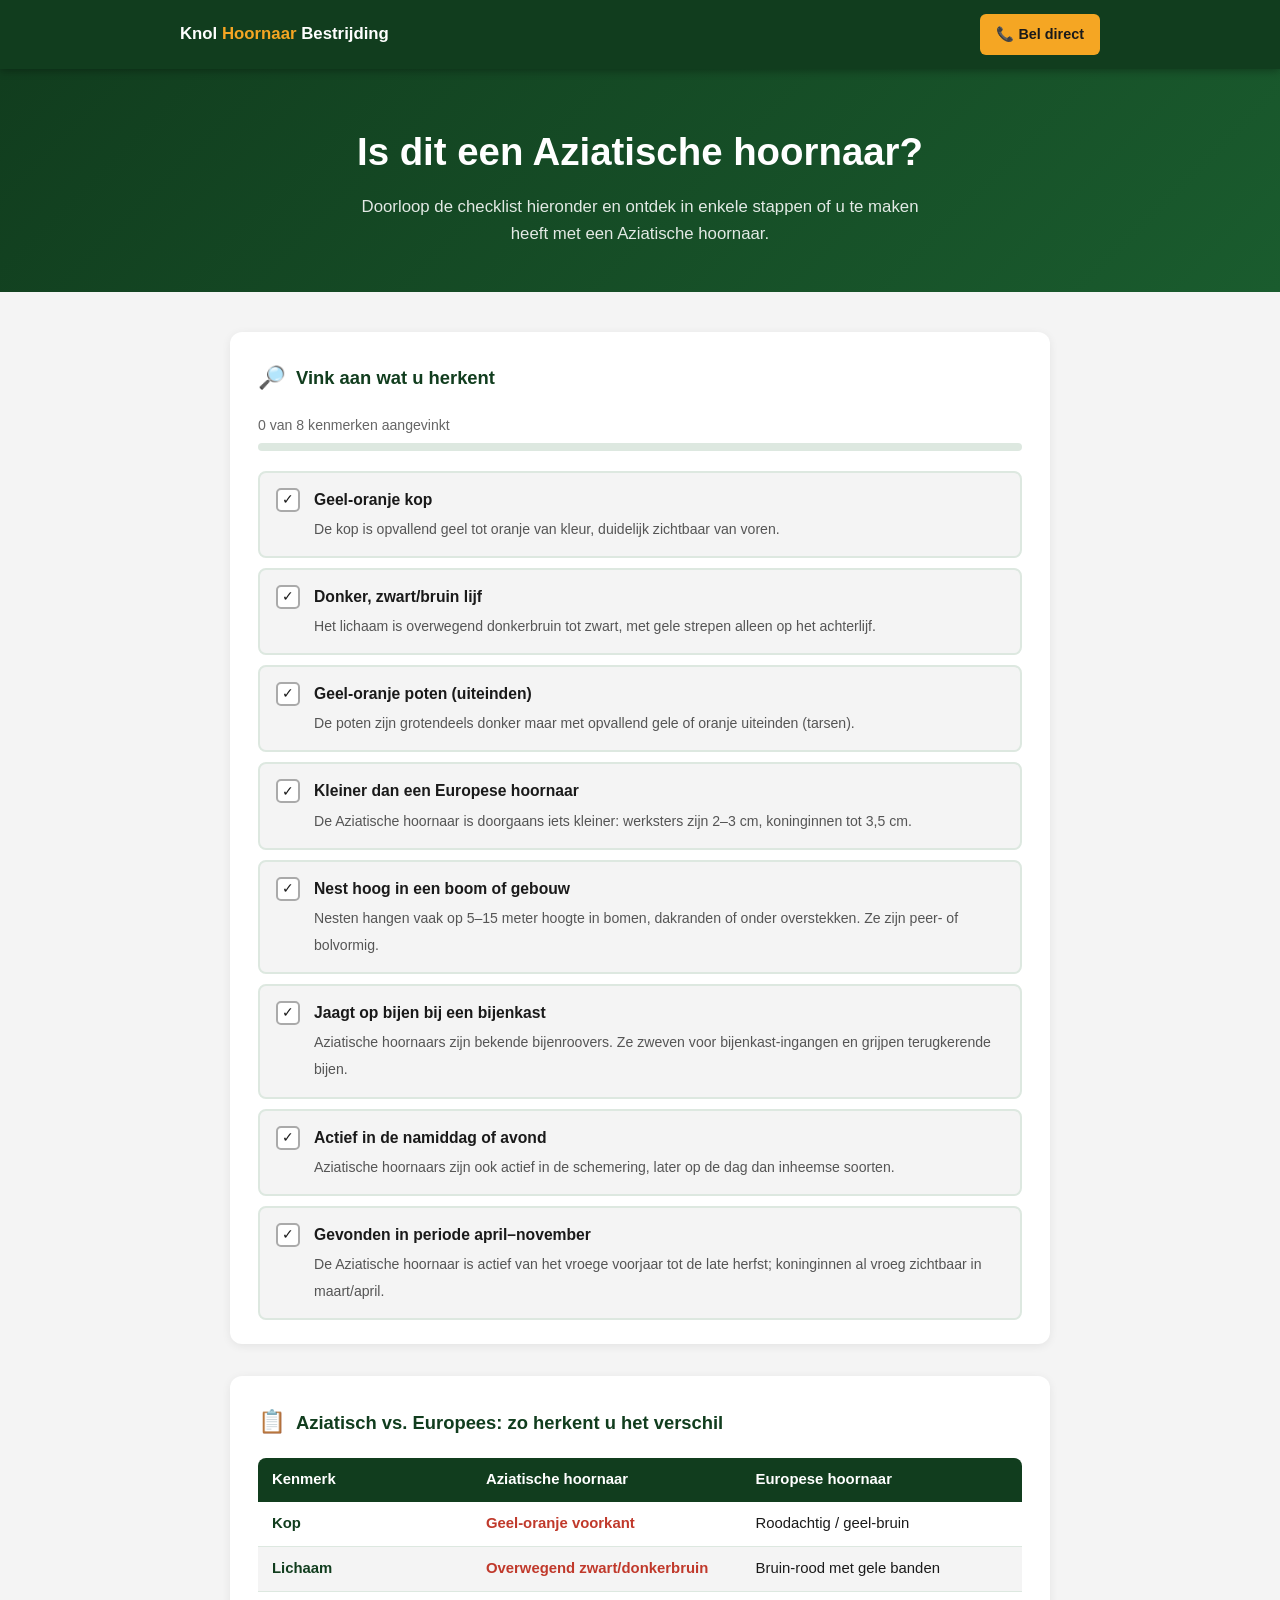
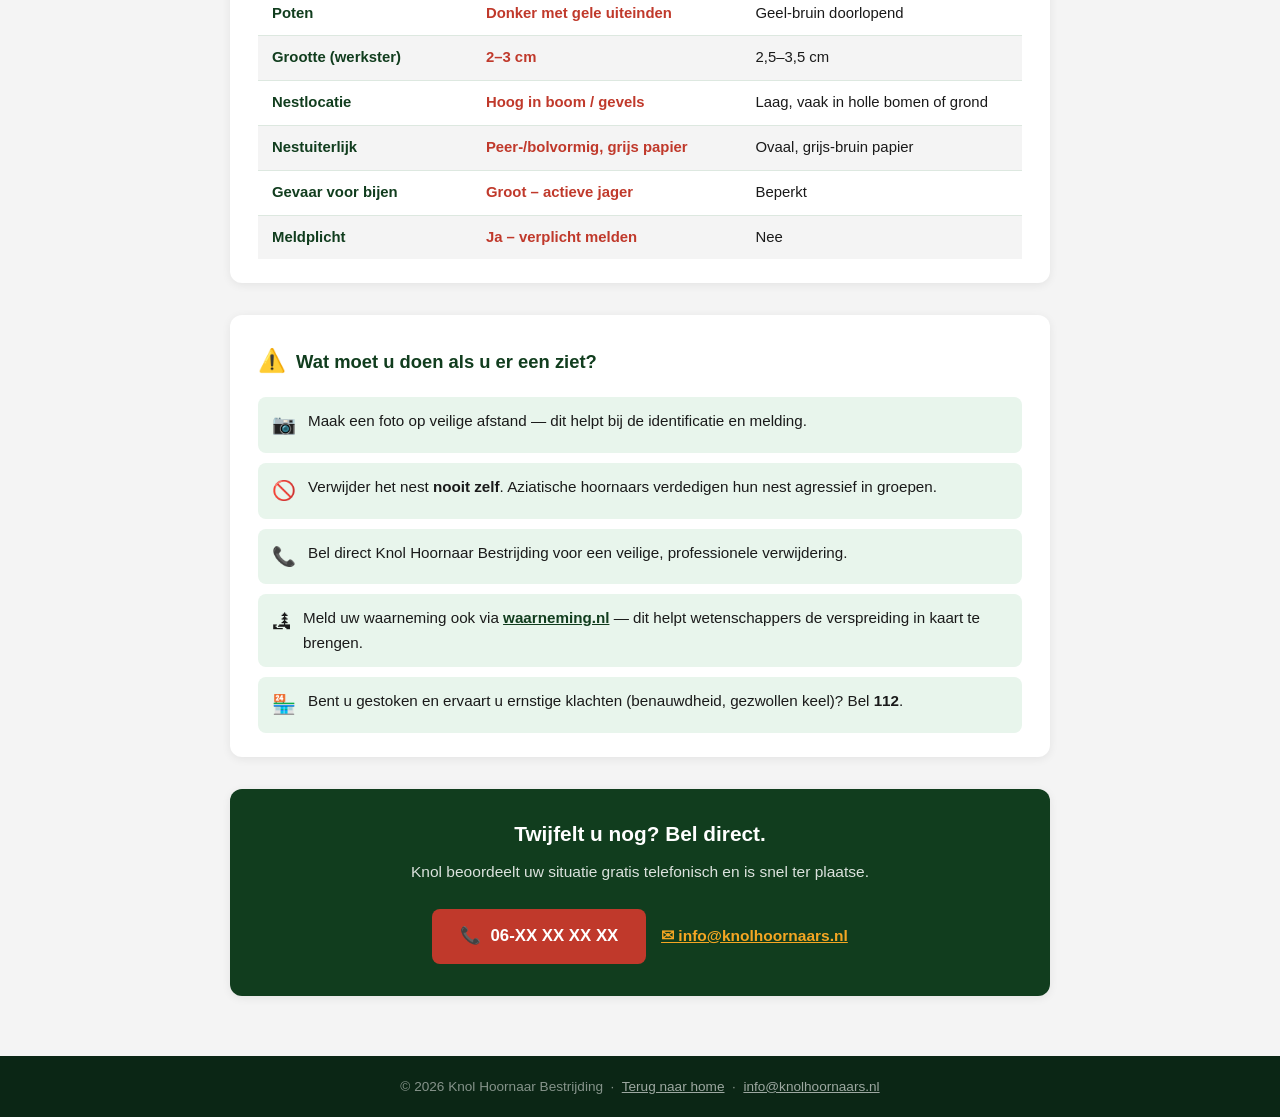
<file: herkennen.html>
<!DOCTYPE html>
<html lang="nl">
<head>
  <meta charset="UTF-8" />
  <meta name="viewport" content="width=device-width, initial-scale=1.0" />
  <meta name="description" content="Is dit een Aziatische hoornaar? Gebruik onze interactieve herkenningsgids en ontdek het in enkele stappen." />
  <title>Herken de Aziatische Hoornaar – Knol Hoornaar Bestrijding</title>
  <style>
    *, *::before, *::after { box-sizing: border-box; margin: 0; padding: 0; }

    :root {
      --groen: #1a5c2e;
      --groen-donker: #113d1e;
      --groen-licht: #e8f5ec;
      --accent: #f5a623;
      --rood: #c0392b;
      --rood-licht: #fdecea;
      --geel-licht: #fffbea;
      --tekst: #1a1a1a;
      --grijs: #f4f4f4;
      --wit: #ffffff;
      --rand: #dde8e0;
    }

    body {
      font-family: -apple-system, BlinkMacSystemFont, "Segoe UI", Roboto, Helvetica, Arial, sans-serif;
      font-size: 17px;
      color: var(--tekst);
      line-height: 1.6;
      background: var(--grijs);
    }

    /* ── HEADER ── */
    header {
      background: var(--groen-donker);
      color: #fff;
      position: sticky;
      top: 0;
      z-index: 100;
      box-shadow: 0 2px 8px rgba(0,0,0,0.3);
    }
    .header-inner {
      max-width: 960px;
      margin: 0 auto;
      padding: 14px 20px;
      display: flex;
      align-items: center;
      justify-content: space-between;
      gap: 12px;
    }
    .logo { font-size: 1.05rem; font-weight: 700; }
    .logo a { color: #fff; text-decoration: none; }
    .logo span { color: var(--accent); }
    .bel-knop {
      background: var(--accent);
      color: var(--tekst);
      font-weight: 700;
      font-size: 0.9rem;
      padding: 9px 16px;
      border-radius: 6px;
      text-decoration: none;
      white-space: nowrap;
    }

    /* ── HERO ── */
    .hero {
      background: linear-gradient(135deg, var(--groen-donker), var(--groen));
      color: #fff;
      text-align: center;
      padding: 52px 20px 44px;
    }
    .hero h1 { font-size: clamp(1.6rem, 4.5vw, 2.4rem); font-weight: 800; margin-bottom: 12px; }
    .hero p { font-size: 1.05rem; opacity: .88; max-width: 560px; margin: 0 auto; }

    /* ── MAIN LAYOUT ── */
    main {
      max-width: 860px;
      margin: 0 auto;
      padding: 40px 20px 60px;
      display: flex;
      flex-direction: column;
      gap: 32px;
    }

    /* ── KAARTEN ── */
    .kaart {
      background: var(--wit);
      border-radius: 12px;
      padding: 28px 28px 24px;
      box-shadow: 0 2px 10px rgba(0,0,0,0.07);
    }
    .kaart-titel {
      font-size: 1.15rem;
      font-weight: 700;
      color: var(--groen-donker);
      margin-bottom: 18px;
      display: flex;
      align-items: center;
      gap: 10px;
    }
    .kaart-titel .icoon { font-size: 1.4rem; }

    /* ── CHECKLIST ── */
    .checklist { list-style: none; display: flex; flex-direction: column; gap: 10px; }

    .checklist li label {
      display: flex;
      align-items: flex-start;
      gap: 14px;
      cursor: pointer;
      padding: 14px 16px;
      border-radius: 8px;
      border: 2px solid var(--rand);
      background: var(--grijs);
      transition: border-color 0.15s, background 0.15s;
      user-select: none;
    }

    .checklist li label:hover { border-color: var(--groen); background: var(--groen-licht); }

    .checklist li input[type="checkbox"] { display: none; }

    .checklist li input[type="checkbox"]:checked + label {
      border-color: var(--groen);
      background: var(--groen-licht);
    }

    .check-box {
      width: 24px;
      height: 24px;
      min-width: 24px;
      border: 2px solid #aaa;
      border-radius: 5px;
      display: flex;
      align-items: center;
      justify-content: center;
      font-size: 0.85rem;
      margin-top: 1px;
      transition: border-color 0.15s, background 0.15s;
      background: #fff;
    }

    .checklist li input[type="checkbox"]:checked ~ label .check-box,
    .checklist li label.aangevinkt .check-box {
      background: var(--groen);
      border-color: var(--groen);
      color: #fff;
    }

    .check-tekst { flex: 1; }
    .check-tekst strong { display: block; font-size: 0.98rem; margin-bottom: 3px; }
    .check-tekst span { font-size: 0.88rem; color: #555; }

    /* ── RESULTAAT ── */
    #resultaat {
      border-radius: 12px;
      padding: 28px;
      display: none;
      animation: fadeIn 0.3s ease;
    }
    @keyframes fadeIn { from { opacity: 0; transform: translateY(6px); } to { opacity: 1; transform: none; } }

    #resultaat.laag   { background: var(--groen-licht); border: 2px solid var(--groen); }
    #resultaat.midden { background: var(--geel-licht);  border: 2px solid var(--accent); }
    #resultaat.hoog   { background: var(--rood-licht);  border: 2px solid var(--rood); }

    .resultaat-koptekst {
      font-size: 1.2rem;
      font-weight: 800;
      margin-bottom: 8px;
      display: flex;
      align-items: center;
      gap: 10px;
    }
    .resultaat-sub { font-size: 0.97rem; margin-bottom: 18px; }

    .bel-groot {
      display: inline-block;
      background: var(--rood);
      color: #fff;
      font-weight: 700;
      font-size: 1.05rem;
      padding: 14px 28px;
      border-radius: 8px;
      text-decoration: none;
      margin-right: 10px;
      margin-bottom: 8px;
    }
    .bel-groot:hover { background: #a93226; }
    .meer-info-link {
      display: inline-block;
      font-size: 0.95rem;
      color: var(--groen-donker);
      font-weight: 700;
      text-decoration: underline;
      vertical-align: middle;
    }

    /* ── VOORTGANGSBALK ── */
    .voortgang-wrap { margin-bottom: 20px; }
    .voortgang-label { font-size: 0.88rem; color: #666; margin-bottom: 6px; }
    .voortgang-balk {
      height: 8px;
      background: var(--rand);
      border-radius: 99px;
      overflow: hidden;
    }
    .voortgang-vulling {
      height: 100%;
      background: var(--groen);
      border-radius: 99px;
      transition: width 0.3s ease;
      width: 0%;
    }

    /* ── VERGELIJKINGSTABEL ── */
    .vergelijk-tabel {
      width: 100%;
      border-collapse: collapse;
      font-size: 0.93rem;
    }
    .vergelijk-tabel th {
      padding: 10px 14px;
      text-align: left;
      background: var(--groen-donker);
      color: #fff;
      font-weight: 700;
    }
    .vergelijk-tabel th:first-child { border-radius: 8px 0 0 0; }
    .vergelijk-tabel th:last-child  { border-radius: 0 8px 0 0; }
    .vergelijk-tabel td {
      padding: 10px 14px;
      border-bottom: 1px solid var(--rand);
      vertical-align: top;
    }
    .vergelijk-tabel tr:last-child td { border-bottom: none; }
    .vergelijk-tabel tr:nth-child(even) td { background: var(--grijs); }
    .kenmerk-kolom { font-weight: 600; color: var(--groen-donker); width: 28%; }
    .aziatisch { color: var(--rood); font-weight: 600; }

    /* ── TIPS ── */
    .tip-lijst { list-style: none; display: flex; flex-direction: column; gap: 10px; }
    .tip-lijst li {
      display: flex;
      gap: 12px;
      align-items: flex-start;
      padding: 12px 14px;
      background: var(--groen-licht);
      border-radius: 8px;
      font-size: 0.95rem;
    }
    .tip-icoon { font-size: 1.2rem; margin-top: 1px; }

    /* ── FOOTER ── */
    footer {
      background: #0b2615;
      color: rgba(255,255,255,0.5);
      text-align: center;
      padding: 20px;
      font-size: 0.85rem;
    }
    footer a { color: rgba(255,255,255,0.6); }

    /* ── RESET KNOP ── */
    #reset-knop {
      display: none;
      margin-top: 14px;
      background: transparent;
      border: 2px solid var(--groen);
      color: var(--groen-donker);
      font-weight: 700;
      font-size: 0.9rem;
      padding: 9px 18px;
      border-radius: 6px;
      cursor: pointer;
    }
    #reset-knop:hover { background: var(--groen-licht); }

    @media (max-width: 500px) {
      .kaart { padding: 20px 16px; }
      .vergelijk-tabel th, .vergelijk-tabel td { padding: 8px 10px; font-size: 0.85rem; }
    }
  </style>
</head>
<body>

<header>
  <div class="header-inner">
    <div class="logo"><a href="index.html">Knol <span>Hoornaar</span> Bestrijding</a></div>
    <a class="bel-knop" href="tel:+31600000000">&#128222; Bel direct</a>
  </div>
</header>

<div class="hero">
  <h1>Is dit een Aziatische hoornaar?</h1>
  <p>Doorloop de checklist hieronder en ontdek in enkele stappen of u te maken heeft met een Aziatische hoornaar.</p>
</div>

<main>

  <!-- CHECKLIST -->
  <div class="kaart">
    <div class="kaart-titel"><span class="icoon">&#128270;</span> Vink aan wat u herkent</div>

    <div class="voortgang-wrap">
      <div class="voortgang-label" id="voortgang-tekst">0 van 8 kenmerken aangevinkt</div>
      <div class="voortgang-balk"><div class="voortgang-vulling" id="voortgang-vulling"></div></div>
    </div>

    <ul class="checklist" id="checklist">

      <li>
        <input type="checkbox" id="v1" onchange="updateResultaat()">
        <label for="v1">
          <div class="check-box">&#10003;</div>
          <div class="check-tekst">
            <strong>Geel-oranje kop</strong>
            <span>De kop is opvallend geel tot oranje van kleur, duidelijk zichtbaar van voren.</span>
          </div>
        </label>
      </li>

      <li>
        <input type="checkbox" id="v2" onchange="updateResultaat()">
        <label for="v2">
          <div class="check-box">&#10003;</div>
          <div class="check-tekst">
            <strong>Donker, zwart/bruin lijf</strong>
            <span>Het lichaam is overwegend donkerbruin tot zwart, met gele strepen alleen op het achterlijf.</span>
          </div>
        </label>
      </li>

      <li>
        <input type="checkbox" id="v3" onchange="updateResultaat()">
        <label for="v3">
          <div class="check-box">&#10003;</div>
          <div class="check-tekst">
            <strong>Geel-oranje poten (uiteinden)</strong>
            <span>De poten zijn grotendeels donker maar met opvallend gele of oranje uiteinden (tarsen).</span>
          </div>
        </label>
      </li>

      <li>
        <input type="checkbox" id="v4" onchange="updateResultaat()">
        <label for="v4">
          <div class="check-box">&#10003;</div>
          <div class="check-tekst">
            <strong>Kleiner dan een Europese hoornaar</strong>
            <span>De Aziatische hoornaar is doorgaans iets kleiner: werksters zijn 2–3 cm, koninginnen tot 3,5 cm.</span>
          </div>
        </label>
      </li>

      <li>
        <input type="checkbox" id="v5" onchange="updateResultaat()">
        <label for="v5">
          <div class="check-box">&#10003;</div>
          <div class="check-tekst">
            <strong>Nest hoog in een boom of gebouw</strong>
            <span>Nesten hangen vaak op 5–15 meter hoogte in bomen, dakranden of onder overstekken. Ze zijn peer- of bolvormig.</span>
          </div>
        </label>
      </li>

      <li>
        <input type="checkbox" id="v6" onchange="updateResultaat()">
        <label for="v6">
          <div class="check-box">&#10003;</div>
          <div class="check-tekst">
            <strong>Jaagt op bijen bij een bijenkast</strong>
            <span>Aziatische hoornaars zijn bekende bijenroovers. Ze zweven voor bijenkast-ingangen en grijpen terugkerende bijen.</span>
          </div>
        </label>
      </li>

      <li>
        <input type="checkbox" id="v7" onchange="updateResultaat()">
        <label for="v7">
          <div class="check-box">&#10003;</div>
          <div class="check-tekst">
            <strong>Actief in de namiddag of avond</strong>
            <span>Aziatische hoornaars zijn ook actief in de schemering, later op de dag dan inheemse soorten.</span>
          </div>
        </label>
      </li>

      <li>
        <input type="checkbox" id="v8" onchange="updateResultaat()">
        <label for="v8">
          <div class="check-box">&#10003;</div>
          <div class="check-tekst">
            <strong>Gevonden in periode april–november</strong>
            <span>De Aziatische hoornaar is actief van het vroege voorjaar tot de late herfst; koninginnen al vroeg zichtbaar in maart/april.</span>
          </div>
        </label>
      </li>

    </ul>

    <button id="reset-knop" onclick="resetChecklist()">&#8635; Opnieuw beginnen</button>
  </div>

  <!-- RESULTAAT -->
  <div id="resultaat">
    <div class="resultaat-koptekst" id="resultaat-icoon-titel"></div>
    <div class="resultaat-sub" id="resultaat-tekst"></div>
    <div id="resultaat-actie"></div>
  </div>

  <!-- VERGELIJKINGSTABEL -->
  <div class="kaart">
    <div class="kaart-titel"><span class="icoon">&#128203;</span> Aziatisch vs. Europees: zo herkent u het verschil</div>
    <div style="overflow-x:auto;">
      <table class="vergelijk-tabel">
        <thead>
          <tr>
            <th>Kenmerk</th>
            <th>Aziatische hoornaar</th>
            <th>Europese hoornaar</th>
          </tr>
        </thead>
        <tbody>
          <tr>
            <td class="kenmerk-kolom">Kop</td>
            <td class="aziatisch">Geel-oranje voorkant</td>
            <td>Roodachtig / geel-bruin</td>
          </tr>
          <tr>
            <td class="kenmerk-kolom">Lichaam</td>
            <td class="aziatisch">Overwegend zwart/donkerbruin</td>
            <td>Bruin-rood met gele banden</td>
          </tr>
          <tr>
            <td class="kenmerk-kolom">Poten</td>
            <td class="aziatisch">Donker met gele uiteinden</td>
            <td>Geel-bruin doorlopend</td>
          </tr>
          <tr>
            <td class="kenmerk-kolom">Grootte (werkster)</td>
            <td class="aziatisch">2–3 cm</td>
            <td>2,5–3,5 cm</td>
          </tr>
          <tr>
            <td class="kenmerk-kolom">Nestlocatie</td>
            <td class="aziatisch">Hoog in boom / gevels</td>
            <td>Laag, vaak in holle bomen of grond</td>
          </tr>
          <tr>
            <td class="kenmerk-kolom">Nestuiterlijk</td>
            <td class="aziatisch">Peer-/bolvormig, grijs papier</td>
            <td>Ovaal, grijs-bruin papier</td>
          </tr>
          <tr>
            <td class="kenmerk-kolom">Gevaar voor bijen</td>
            <td class="aziatisch">Groot – actieve jager</td>
            <td>Beperkt</td>
          </tr>
          <tr>
            <td class="kenmerk-kolom">Meldplicht</td>
            <td class="aziatisch">Ja – verplicht melden</td>
            <td>Nee</td>
          </tr>
        </tbody>
      </table>
    </div>
  </div>

  <!-- VEILIGHEIDS TIPS -->
  <div class="kaart">
    <div class="kaart-titel"><span class="icoon">&#9888;&#65039;</span> Wat moet u doen als u er een ziet?</div>
    <ul class="tip-lijst">
      <li><span class="tip-icoon">&#128247;</span><span>Maak een foto op veilige afstand — dit helpt bij de identificatie en melding.</span></li>
      <li><span class="tip-icoon">&#128683;</span><span>Verwijder het nest <strong>nooit zelf</strong>. Aziatische hoornaars verdedigen hun nest agressief in groepen.</span></li>
      <li><span class="tip-icoon">&#128222;</span><span>Bel direct Knol Hoornaar Bestrijding voor een veilige, professionele verwijdering.</span></li>
      <li><span class="tip-icoon">&#127966;</span><span>Meld uw waarneming ook via <a href="https://waarneming.nl" target="_blank" rel="noopener" style="color:var(--groen-donker);font-weight:700;">waarneming.nl</a> — dit helpt wetenschappers de verspreiding in kaart te brengen.</span></li>
      <li><span class="tip-icoon">&#127978;</span><span>Bent u gestoken en ervaart u ernstige klachten (benauwdheid, gezwollen keel)? Bel <strong>112</strong>.</span></li>
    </ul>
  </div>

  <!-- CONTACT CTA -->
  <div class="kaart" style="background:var(--groen-donker);color:#fff;text-align:center;">
    <div style="font-size:1.3rem;font-weight:800;margin-bottom:10px;">Twijfelt u nog? Bel direct.</div>
    <p style="opacity:.85;margin-bottom:24px;font-size:0.97rem;">Knol beoordeelt uw situatie gratis telefonisch en is snel ter plaatse.</p>
    <a class="bel-groot" href="tel:+31600000000">&#128222;&nbsp; 06-XX XX XX XX</a>
    <a href="mailto:info@knolhoornaars.nl" style="color:var(--accent);font-weight:700;font-size:0.97rem;display:inline-block;vertical-align:middle;">&#9993; info@knolhoornaars.nl</a>
  </div>

</main>

<footer>
  <p>&copy; 2026 Knol Hoornaar Bestrijding &nbsp;&middot;&nbsp; <a href="index.html">Terug naar home</a> &nbsp;&middot;&nbsp; <a href="mailto:info@knolhoornaars.nl">info@knolhoornaars.nl</a></p>
</footer>

<script>
  const TOTAAL = 8;

  function updateResultaat() {
    const aangevinkt = document.querySelectorAll('#checklist input[type="checkbox"]:checked').length;

    // Voortgangsbalk
    document.getElementById('voortgang-tekst').textContent = aangevinkt + ' van ' + TOTAAL + ' kenmerken aangevinkt';
    document.getElementById('voortgang-vulling').style.width = (aangevinkt / TOTAAL * 100) + '%';

    const el = document.getElementById('resultaat');
    const resetKnop = document.getElementById('reset-knop');

    if (aangevinkt === 0) {
      el.style.display = 'none';
      resetKnop.style.display = 'none';
      return;
    }

    el.style.display = 'block';
    resetKnop.style.display = 'inline-block';

    const titel = document.getElementById('resultaat-icoon-titel');
    const tekst = document.getElementById('resultaat-tekst');
    const actie = document.getElementById('resultaat-actie');

    if (aangevinkt <= 2) {
      el.className = 'kaart laag';
      titel.innerHTML = '&#128994; Waarschijnlijk geen Aziatische hoornaar';
      tekst.textContent = 'U heeft slechts ' + aangevinkt + ' van de ' + TOTAAL + ' kenmerken aangevinkt. Dit is waarschijnlijk een andere soort, zoals een Europese hoornaar of wesp. Twijfelt u toch? Maak een foto en neem contact op.';
      actie.innerHTML = '<a class="meer-info-link" href="tel:+31600000000">&#128222; Toch bellen voor zekerheid</a>';
    } else if (aangevinkt <= 5) {
      el.className = 'kaart midden';
      titel.innerHTML = '&#128993; Mogelijk een Aziatische hoornaar — wees alert';
      tekst.textContent = 'U herkent ' + aangevinkt + ' van de ' + TOTAAL + ' kenmerken. Er is een reële kans dat het een Aziatische hoornaar betreft. Maak een foto en neem contact op met Knol voor een snelle beoordeling.';
      actie.innerHTML = '<a class="bel-groot" href="tel:+31600000000">&#128222; Bel voor beoordeling</a>';
    } else {
      el.className = 'kaart hoog';
      titel.innerHTML = '&#128308; Grote kans op een Aziatische hoornaar — neem direct actie';
      tekst.textContent = 'U herkent ' + aangevinkt + ' van de ' + TOTAAL + ' kenmerken. Dit wijst sterk op een Aziatische hoornaar. Verwijder het nest niet zelf en bel direct Knol Hoornaar Bestrijding.';
      actie.innerHTML = '<a class="bel-groot" href="tel:+31600000000">&#128222; Bel nu direct</a><a class="meer-info-link" href="mailto:info@knolhoornaars.nl">&#9993; Stuur een foto</a>';
    }
  }

  function resetChecklist() {
    document.querySelectorAll('#checklist input[type="checkbox"]').forEach(cb => cb.checked = false);
    document.getElementById('resultaat').style.display = 'none';
    document.getElementById('reset-knop').style.display = 'none';
    document.getElementById('voortgang-tekst').textContent = '0 van 8 kenmerken aangevinkt';
    document.getElementById('voortgang-vulling').style.width = '0%';
  }
</script>

</body>
</html>
</file>
